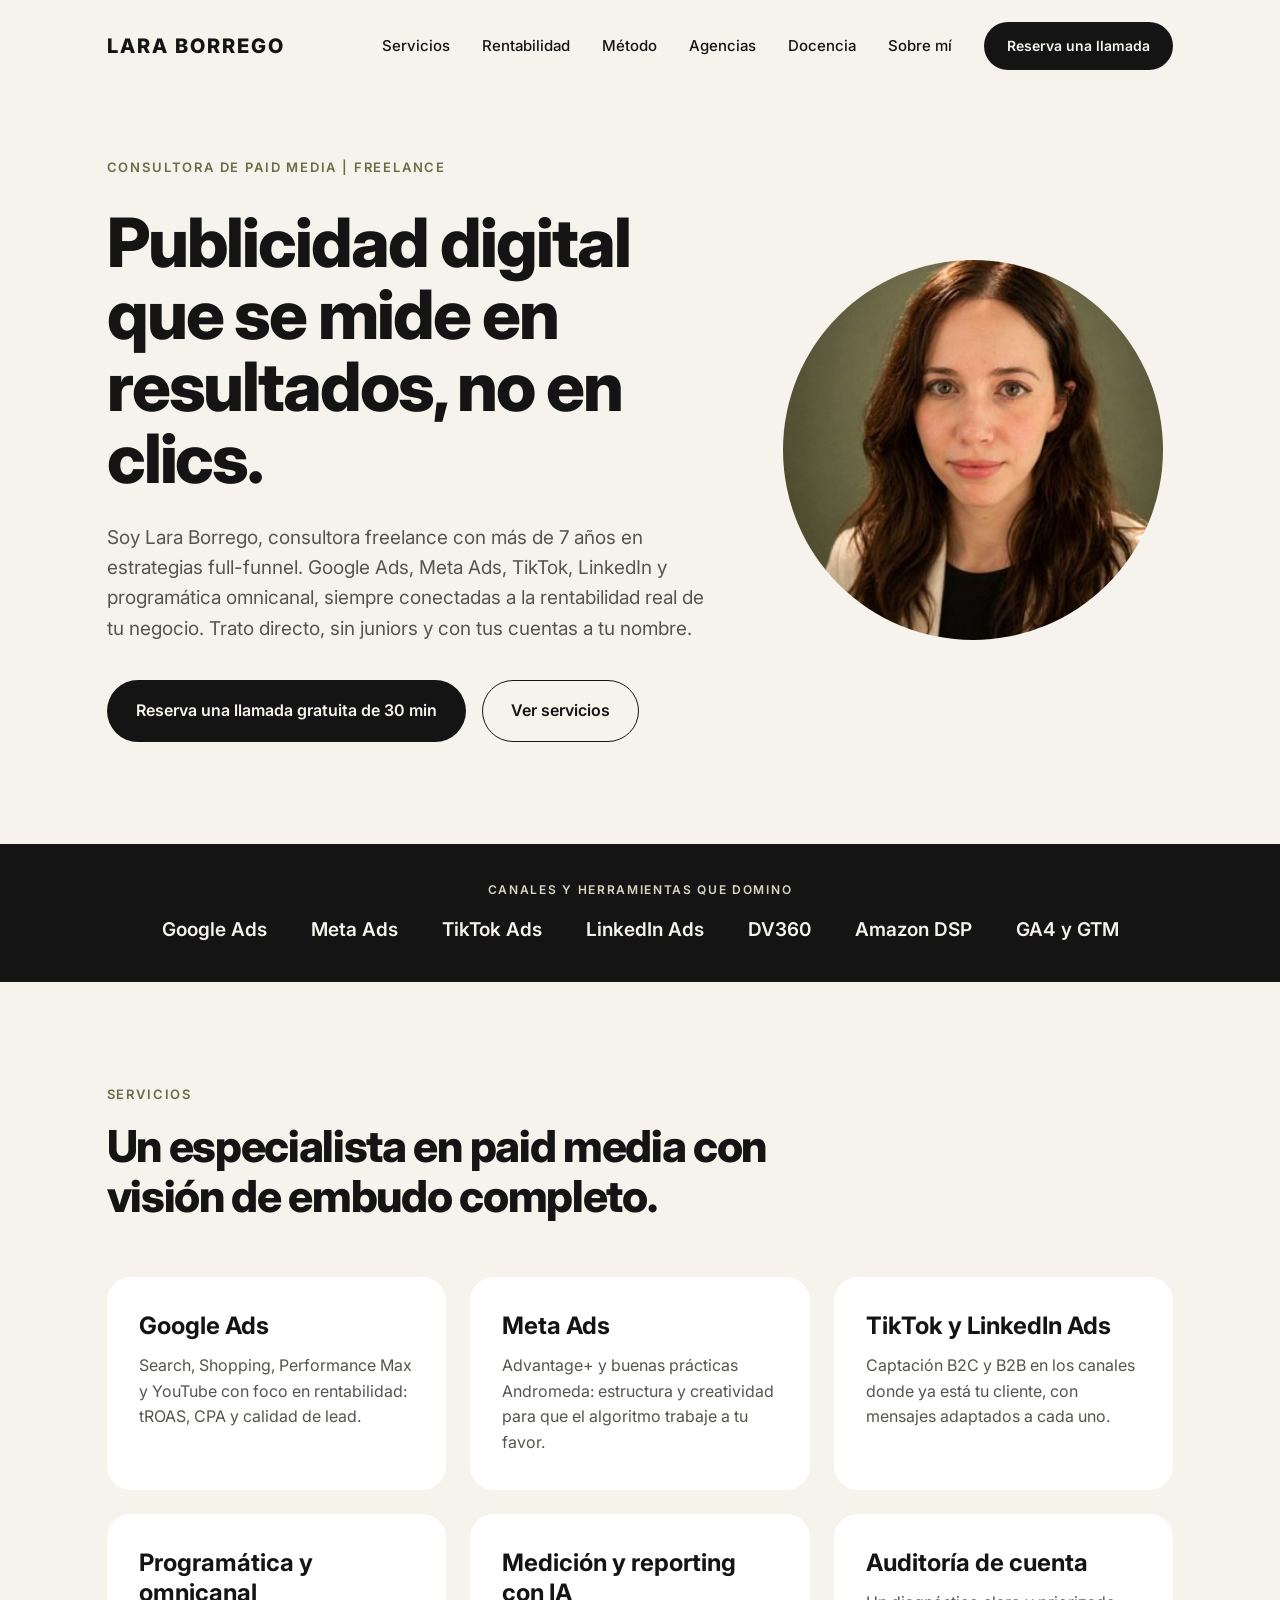
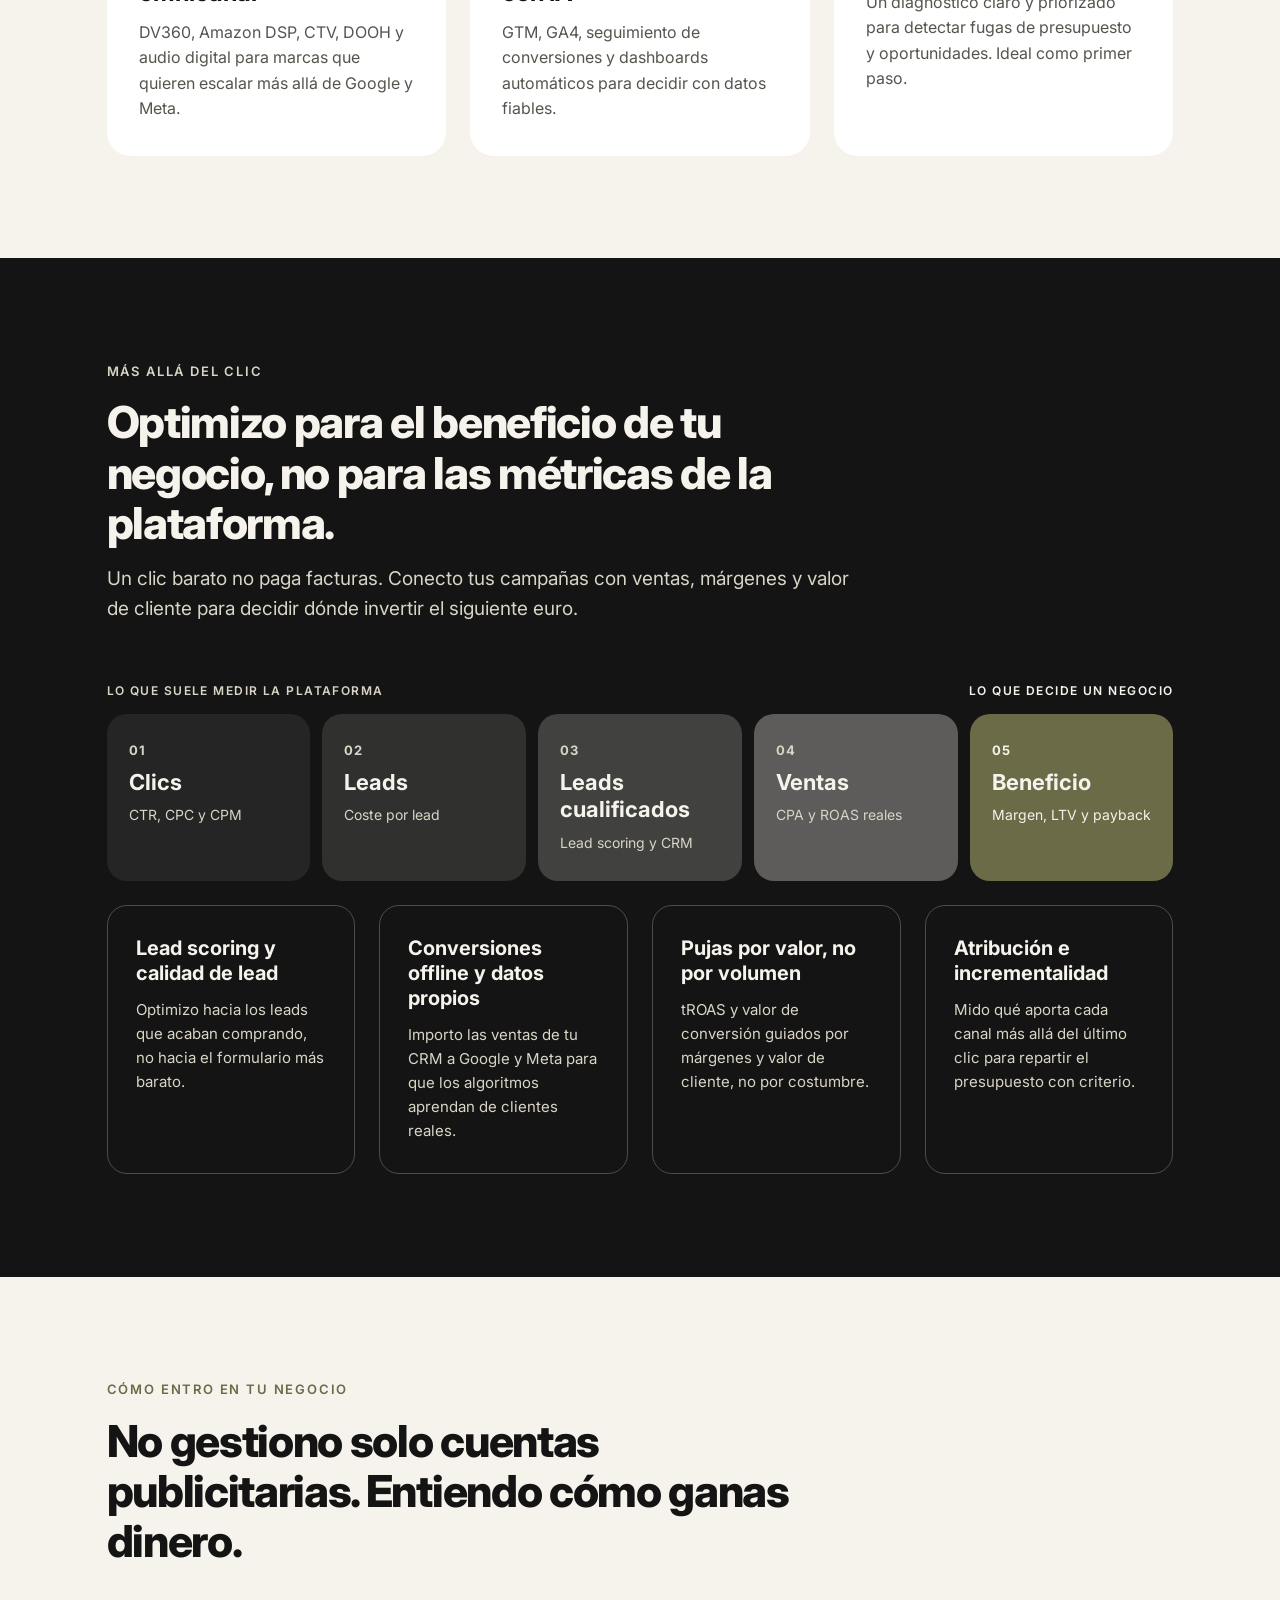
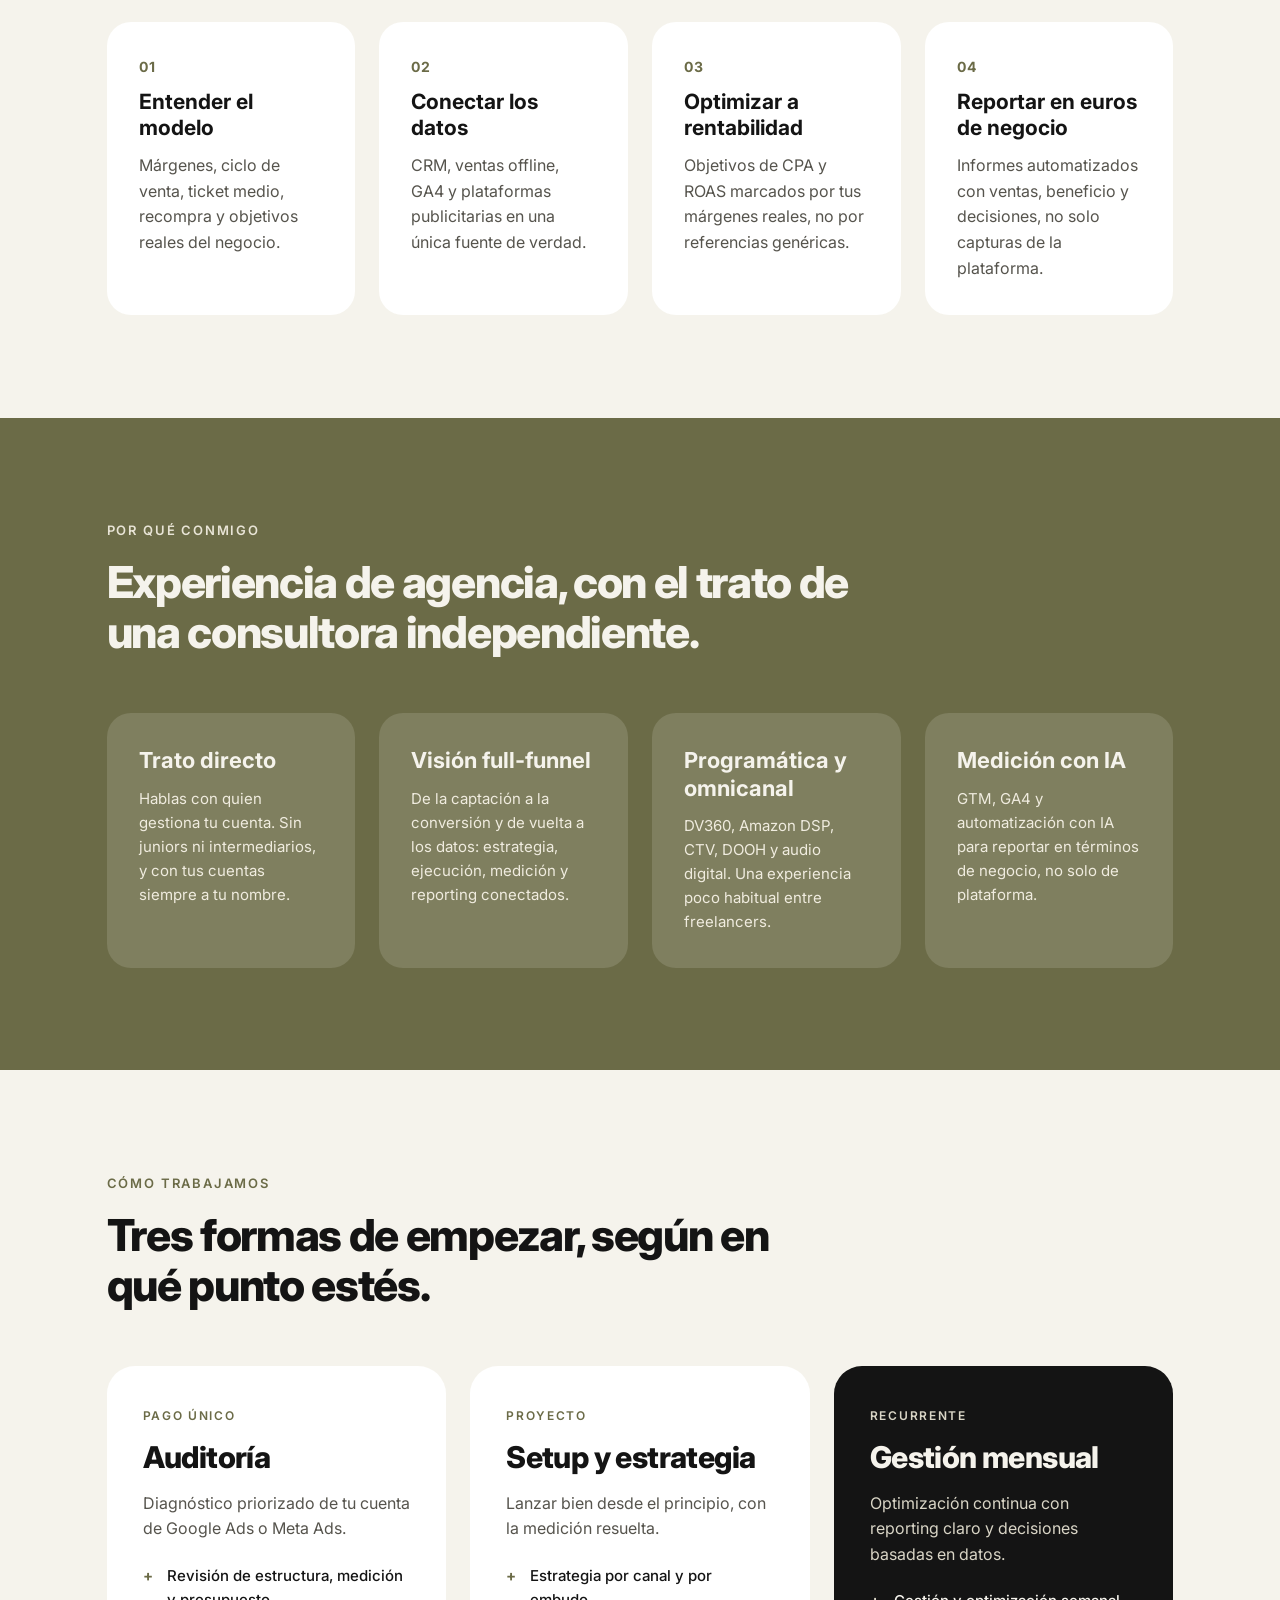
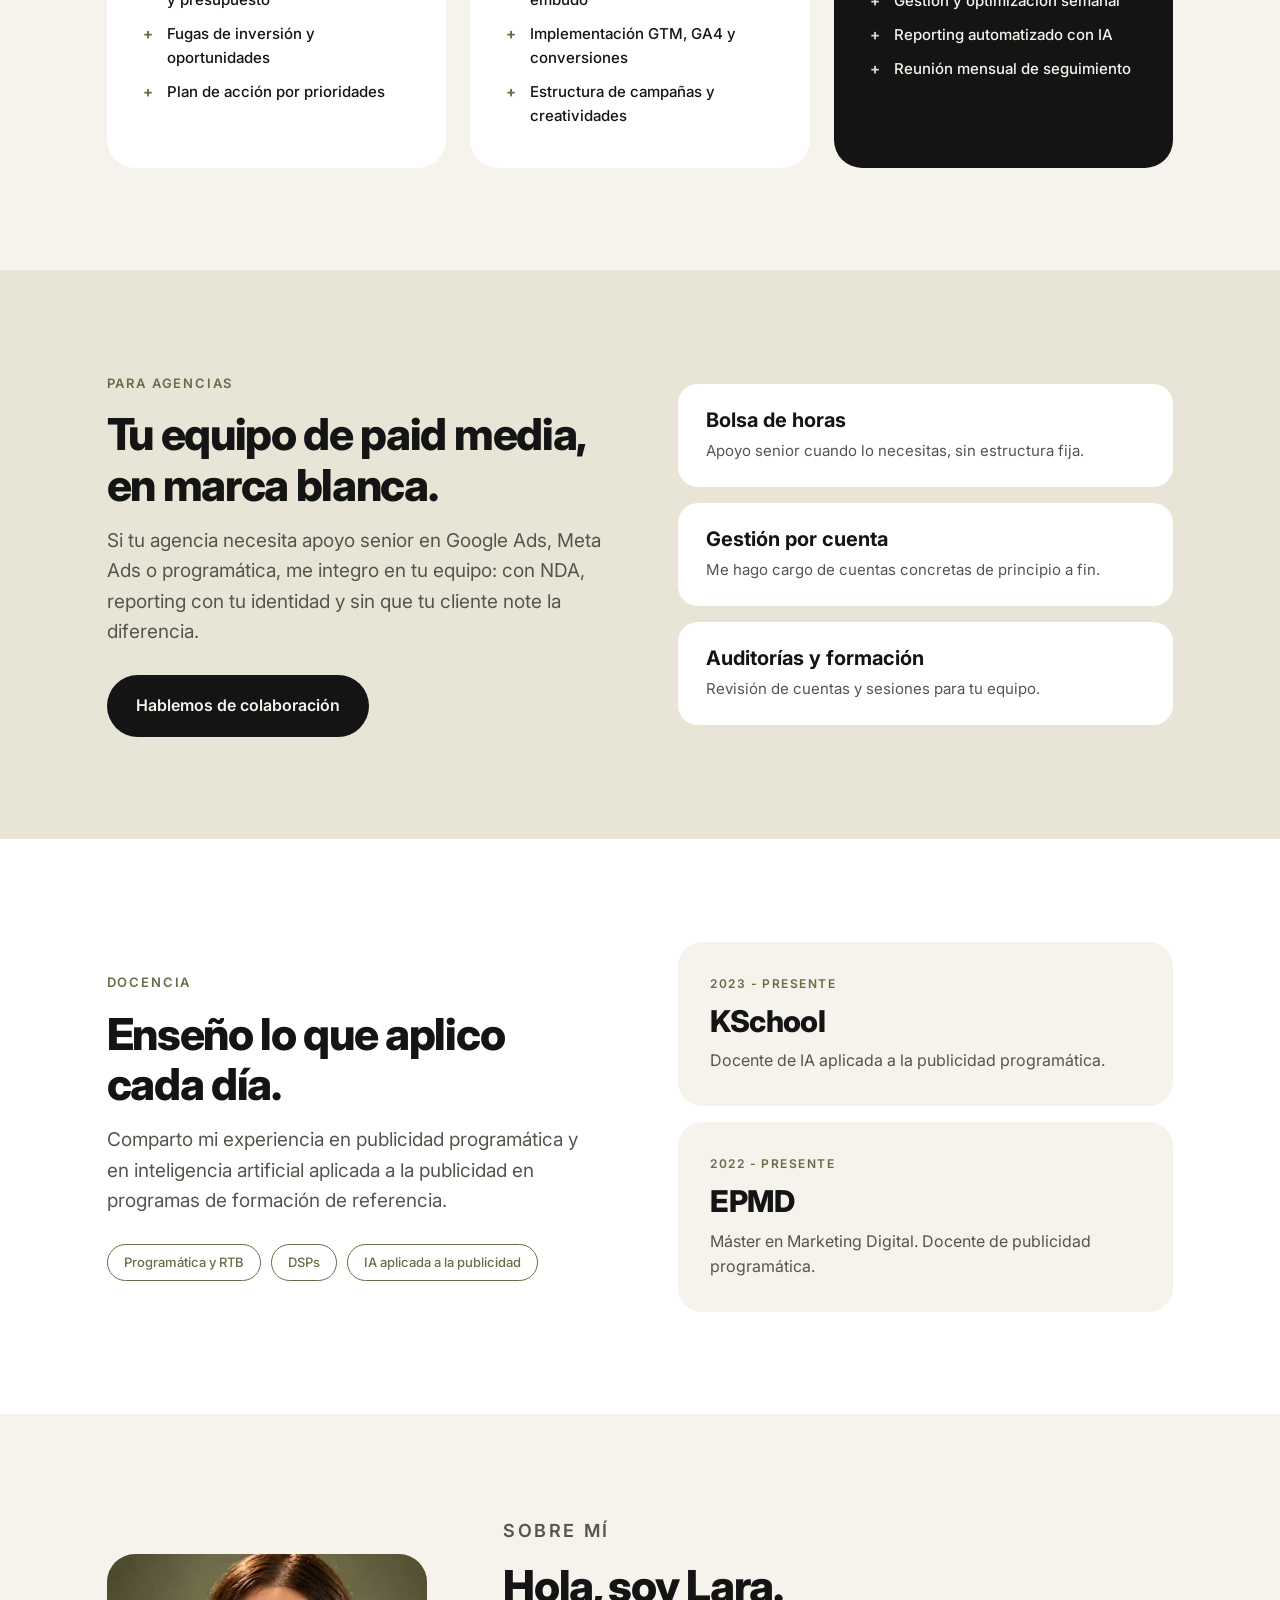
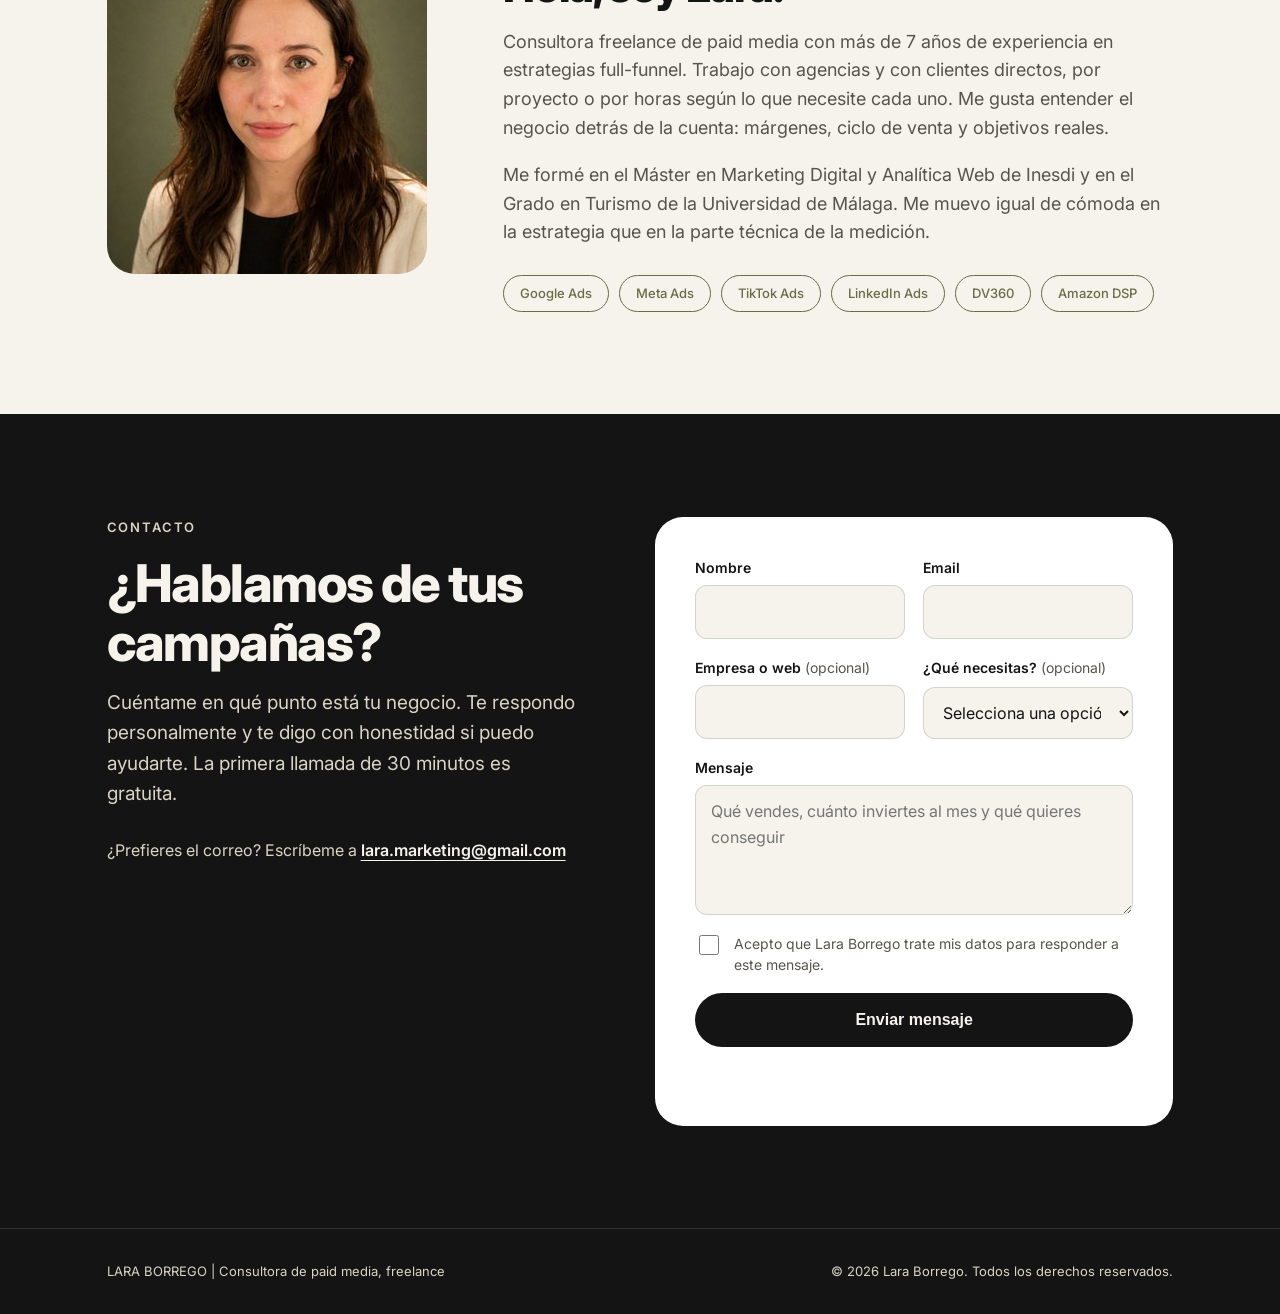
<file: index.html>
<!DOCTYPE html>
<html lang="es">
<head>
<meta charset="utf-8">
<meta name="viewport" content="width=device-width, initial-scale=1, viewport-fit=cover">
<title>Lara Borrego | Consultora de Paid Media freelance</title>
<meta name="description" content="Consultora freelance de paid media con más de 7 años de experiencia. Google Ads, Meta Ads, TikTok, LinkedIn y programática omnicanal, optimizadas a la rentabilidad real de tu negocio.">
<meta name="theme-color" content="#F5F3EC">
<meta property="og:title" content="Lara Borrego | Consultora de Paid Media freelance">
<meta property="og:description" content="Publicidad digital que se mide en resultados, no en clics. Google Ads, Meta Ads, TikTok, LinkedIn y programática omnicanal.">
<meta property="og:type" content="website">
<link rel="preconnect" href="https://fonts.googleapis.com">
<link rel="preconnect" href="https://fonts.gstatic.com" crossorigin>
<link href="https://fonts.googleapis.com/css2?family=Inter:wght@400;500;600;700;800&display=swap" rel="stylesheet">
<script type="application/ld+json">
{"@context":"https://schema.org","@type":"ProfessionalService","name":"Lara Borrego","description":"Consultora freelance de paid media: Google Ads, Meta Ads, TikTok Ads, LinkedIn Ads y programática omnicanal.","areaServed":"ES","serviceType":["Google Ads","Meta Ads","Programática","Medición y analítica","Auditoría de cuentas publicitarias"]}
</script>
<style>
:root {
  --bg: #F5F3EC;
  --surface: #FFFFFF;
  --surface-alt: #FFFFFF;
  --sand-bg: #E8E4D6;
  --text: #141414;
  --muted: #56544D;
  --accent: #6B6B47;
  --line: rgba(20,20,20,.14);
  --dark-bg: #141414;
  --dark-text: #F5F3EC;
  --dark-muted: #D9D5C6;
  --olive-bg: #6B6B47;
  --maxw: 1200px;
  --gutter: clamp(20px, 8.33vw, 120px);
  --section-y: clamp(64px, 8vw, 112px);
  box-sizing: border-box;
  padding-top: env(safe-area-inset-top, 0px);
  padding-bottom: env(safe-area-inset-bottom, 0px);
}
@media (prefers-color-scheme: dark) {
  :root:not([data-theme="light"]) {
    --bg: #171714;
    --surface: #23231F;
    --surface-alt: #1D1D1A;
    --sand-bg: #262620;
    --text: #F5F3EC;
    --muted: #BFBBAD;
    --accent: #BDBD93;
    --line: rgba(245,243,236,.18);
    --dark-bg: #0E0E0D;
  }
}
:root[data-theme="dark"] {
  --bg: #171714;
  --surface: #23231F;
  --surface-alt: #1D1D1A;
  --sand-bg: #262620;
  --text: #F5F3EC;
  --muted: #BFBBAD;
  --accent: #BDBD93;
  --line: rgba(245,243,236,.18);
  --dark-bg: #0E0E0D;
}
*, *::before, *::after { box-sizing: inherit; }
html { height: 100%; scroll-padding-top: calc(env(safe-area-inset-top, 0px) + 84px); }
@media (prefers-reduced-motion: no-preference) { html { scroll-behavior: smooth; } }
body {
  margin: 0; min-height: 100%;
  background: var(--bg); color: var(--text);
  font-family: "Inter", system-ui, -apple-system, "Segoe UI", Roboto, Helvetica, Arial, sans-serif;
  font-size: 16px; line-height: 1.6;
  -webkit-font-smoothing: antialiased;
}
img { max-width: 100%; display: block; }
a { color: inherit; }
:focus-visible { outline: 3px solid var(--accent); outline-offset: 3px; border-radius: 6px; }
.skip { position: absolute; left: -999px; top: 8px; background: var(--text); color: var(--bg); padding: 10px 16px; border-radius: 8px; z-index: 50; }
.skip:focus { left: 12px; }

.wrap { width: 100%; max-width: calc(var(--maxw) + var(--gutter) * 2); margin-inline: auto; padding-inline: var(--gutter); }
section { padding-block: var(--section-y); }
.eyebrow { margin: 0 0 16px; font-size: 13px; font-weight: 600; letter-spacing: .14em; text-transform: uppercase; color: var(--accent); }
h1, h2, h3, p { margin-top: 0; }
h1 { font-size: clamp(40px, 6.2vw, 68px); line-height: 1.06; font-weight: 800; letter-spacing: -.03em; margin-bottom: 28px; }
h2 { font-size: clamp(30px, 3.9vw, 44px); line-height: 1.14; font-weight: 800; letter-spacing: -.03em; margin-bottom: 16px; max-width: 22ch; }
h2.wide { max-width: 26ch; }
h3 { font-size: 22px; line-height: 1.25; font-weight: 700; margin-bottom: 12px; }
.lead { font-size: clamp(17px, 1.6vw, 19px); line-height: 1.6; color: var(--muted); max-width: 62ch; }
.section-head { margin-bottom: clamp(36px, 5vw, 56px); }

/* Botones */
.btn { display: inline-flex; align-items: center; justify-content: center; text-align: center; padding: 17px 28px; border-radius: 999px; font-weight: 600; font-size: 16px; text-decoration: none; border: 1.5px solid transparent; cursor: pointer; transition: transform .15s ease; }
.btn:active { transform: scale(.98); }
.btn-primary { background: var(--text); color: var(--bg); }
.btn-outline { border-color: var(--text); color: var(--text); }
.btn-light { background: var(--dark-text); color: #141414; }
.btn-outline-light { border-color: var(--dark-text); color: var(--dark-text); }
.btn-row { display: flex; flex-wrap: wrap; gap: 16px; }

/* Header */
header.site { position: sticky; top: env(safe-area-inset-top, 0px); z-index: 20; background: var(--bg); border-bottom: 1px solid transparent; }
.nav { display: flex; align-items: center; justify-content: space-between; padding-block: 22px; gap: 24px; }
.logo { font-weight: 800; font-size: 20px; letter-spacing: .1em; text-decoration: none; }
.nav ul { display: flex; align-items: center; gap: 32px; list-style: none; margin: 0; padding: 0; }
.nav a.link { text-decoration: none; font-size: 15px; font-weight: 500; }
.nav a.link:hover { text-decoration: underline; text-underline-offset: 6px; }
.nav .btn { padding: 12px 22px; font-size: 14px; }
.menu-btn { display: none; background: none; border: 1.5px solid var(--text); color: var(--text); border-radius: 999px; padding: 9px 18px; font: inherit; font-weight: 600; font-size: 14px; cursor: pointer; }
@media (max-width: 1040px) {
  .menu-btn { display: inline-block; }
  .nav ul { display: none; position: absolute; left: 0; right: 0; top: 100%; flex-direction: column; align-items: flex-start; gap: 18px; padding: 24px var(--gutter) 32px; background: var(--bg); border-bottom: 1px solid var(--line); }
  .nav ul.open { display: flex; }
  .nav a.link { font-size: 18px; }
}

/* Hero */
.hero { padding-top: clamp(32px, 5vw, 64px); padding-bottom: var(--section-y); }
.hero-grid { display: grid; grid-template-columns: minmax(0, 1.5fr) minmax(0, 1fr); gap: clamp(32px, 5vw, 64px); align-items: center; }
.hero .eyebrow { margin-bottom: 28px; }
.hero .lead { margin-bottom: 36px; }
.hero-photo { justify-self: center; width: min(100%, 380px); height: auto; aspect-ratio: 1; border-radius: 50%; object-fit: cover; background: var(--accent); }
@media (max-width: 860px) {
  .hero-grid { grid-template-columns: 1fr; }
  .hero-photo { order: -1; width: min(72%, 280px); justify-self: start; }
}

/* Banda de canales */
.band { background: var(--dark-bg); color: var(--dark-text); padding-block: 36px; text-align: center; }
.band p { margin: 0 0 16px; font-size: 12px; letter-spacing: .14em; font-weight: 600; text-transform: uppercase; color: var(--dark-muted); }
.band ul { list-style: none; margin: 0; padding: 0; display: flex; flex-wrap: wrap; justify-content: center; gap: 12px 44px; }
.band li { font-size: 19px; font-weight: 600; }

/* Tarjetas */
.grid { display: grid; gap: 24px; }
.grid-3 { grid-template-columns: repeat(3, minmax(0, 1fr)); }
.grid-4 { grid-template-columns: repeat(4, minmax(0, 1fr)); }
@media (max-width: 1040px) { .grid-4 { grid-template-columns: repeat(2, minmax(0, 1fr)); } }
@media (max-width: 900px) { .grid-3 { grid-template-columns: repeat(2, minmax(0, 1fr)); } }
@media (max-width: 620px) { .grid-3, .grid-4 { grid-template-columns: 1fr; } }
.card { background: var(--surface); border-radius: 24px; padding: 34px 32px; }
.card h3 { font-size: 24px; }
.card p:last-child { margin-bottom: 0; }
.card p { color: var(--muted); font-size: 16px; line-height: 1.6; }

/* Rentabilidad (oscura) */
.dark { background: var(--dark-bg); color: var(--dark-text); }
.dark .eyebrow { color: var(--dark-muted); }
.dark .lead { color: var(--dark-muted); }
.chain-labels { display: flex; justify-content: space-between; gap: 16px; margin-bottom: 14px; font-size: 12px; font-weight: 600; letter-spacing: .12em; text-transform: uppercase; }
.chain-labels span:first-child { color: var(--dark-muted); }
.chain { display: grid; grid-template-columns: repeat(5, minmax(0, 1fr)); gap: 12px; list-style: none; margin: 0 0 24px; padding: 0; }
.chain li { border-radius: 20px; padding: 26px 22px; }
.chain .n { display: block; font-size: 13px; font-weight: 700; letter-spacing: .08em; color: var(--dark-muted); margin-bottom: 8px; }
.chain strong { display: block; font-size: 22px; line-height: 1.25; font-weight: 700; margin-bottom: 6px; }
.chain span.s { font-size: 14px; color: var(--dark-muted); }
.chain li:nth-child(1) { background: rgba(245,243,236,.08); }
.chain li:nth-child(2) { background: rgba(245,243,236,.12); }
.chain li:nth-child(3) { background: rgba(245,243,236,.2); }
.chain li:nth-child(4) { background: rgba(245,243,236,.32); }
.chain li:nth-child(5) { background: var(--olive-bg); }
.chain li:nth-child(5) .n, .chain li:nth-child(5) span.s { color: #F5F3EC; }
@media (max-width: 1040px) { .chain { grid-template-columns: repeat(2, minmax(0, 1fr)); } .chain li:last-child { grid-column: 1 / -1; } }
@media (max-width: 620px) { .chain { grid-template-columns: 1fr; } .chain-labels { flex-direction: column; gap: 6px; } }
.outline-card { border: 1px solid rgba(245,243,236,.25); border-radius: 20px; padding: 30px 28px; }
.outline-card h3 { font-size: 20px; }
.outline-card p { margin: 0; color: var(--dark-muted); font-size: 15px; line-height: 1.6; }

/* Pasos (secuencia real) */
.step .num { display: block; font-size: 14px; font-weight: 700; letter-spacing: .08em; color: var(--accent); margin-bottom: 10px; }
.step h3 { font-size: 21px; }

/* Por qué conmigo (oliva) */
.olive { background: var(--olive-bg); color: #F5F3EC; }
.olive .eyebrow { color: #E8E4D6; }
.olive .card { background: rgba(245,243,236,.14); }
.olive .card h3 { color: #F5F3EC; font-size: 22px; }
.olive .card p { color: #F0ECDF; font-size: 15px; }

/* Cómo trabajamos */
.pack { display: flex; flex-direction: column; padding: 40px 36px; border-radius: 28px; background: var(--surface); }
.pack .tag { font-size: 12px; font-weight: 600; letter-spacing: .14em; text-transform: uppercase; color: var(--accent); margin-bottom: 14px; }
.pack h3 { font-size: 30px; font-weight: 800; letter-spacing: -.02em; margin-bottom: 14px; }
.pack > p { color: var(--muted); margin-bottom: 22px; }
.pack ul { list-style: none; margin: 0; padding: 0; display: grid; gap: 10px; font-size: 15px; font-weight: 500; }
.pack li { padding-left: 24px; position: relative; }
.pack li::before { content: "+"; position: absolute; left: 0; font-weight: 700; color: var(--accent); }
.pack.featured { background: var(--dark-bg); color: var(--dark-text); }
.pack.featured .tag, .pack.featured li::before { color: var(--dark-muted); }
.pack.featured > p { color: var(--dark-muted); }

/* Agencias */
.sand { background: var(--sand-bg); }
.split { display: grid; grid-template-columns: minmax(0, 1fr) minmax(0, 1fr); gap: clamp(32px, 6vw, 80px); align-items: center; }
@media (max-width: 860px) { .split { grid-template-columns: 1fr; } }
.stack { display: grid; gap: 16px; }
.mini { background: var(--surface); border-radius: 20px; padding: 24px 28px; }
.mini h3 { font-size: 20px; margin-bottom: 6px; }
.mini p { margin: 0; color: var(--muted); font-size: 15px; }

/* Docencia y sobre mí */
.white { background: var(--surface-alt); }
.pills { list-style: none; margin: 28px 0 0; padding: 0; display: flex; flex-wrap: wrap; gap: 10px; }
.pills li { border: 1px solid var(--accent); color: var(--accent); border-radius: 999px; padding: 7px 16px; font-size: 13px; font-weight: 500; }
.program { background: var(--bg); border-radius: 24px; padding: 32px; }
.program .when { font-size: 12px; font-weight: 600; letter-spacing: .12em; text-transform: uppercase; color: var(--accent); margin: 0 0 10px; }
.program h3 { font-size: 30px; font-weight: 800; letter-spacing: -.02em; margin-bottom: 8px; }
.program p:last-child { margin: 0; color: var(--muted); }
.about-photo { width: min(100%, 340px); height: auto; aspect-ratio: 1; border-radius: 28px; object-fit: cover; background: var(--accent); }
.about { display: grid; grid-template-columns: auto minmax(0, 1fr); gap: clamp(32px, 6vw, 80px); align-items: center; }
@media (max-width: 860px) { .about { grid-template-columns: 1fr; } .about-photo { width: min(100%, 280px); } }
.about p { color: var(--muted); font-size: 18px; line-height: 1.6; max-width: 62ch; }

/* Contacto y footer */
.contact-grid { display: grid; grid-template-columns: minmax(0, 1fr) minmax(0, 1.1fr); gap: clamp(32px, 6vw, 80px); align-items: start; }
@media (max-width: 900px) { .contact-grid { grid-template-columns: 1fr; } }
.contact h2 { font-size: clamp(34px, 5vw, 52px); max-width: 16ch; }
.contact .alt { margin-top: 28px; color: var(--dark-muted); font-size: 16px; }
.contact .alt a { color: var(--dark-text); font-weight: 600; text-underline-offset: 4px; }
.form { background: var(--surface); color: var(--text); border-radius: 28px; padding: clamp(24px, 4vw, 40px); display: grid; gap: 18px; }
.form .row { display: grid; grid-template-columns: 1fr 1fr; gap: 18px; }
@media (max-width: 620px) { .form .row { grid-template-columns: 1fr; } }
.field { display: grid; gap: 6px; }
.field label { font-size: 14px; font-weight: 600; }
.field .opt { font-weight: 400; color: var(--muted); }
.field input, .field select, .field textarea { width: 100%; font: inherit; font-size: 16px; color: var(--text); background: var(--bg); border: 1.5px solid var(--line); border-radius: 12px; padding: 13px 15px; }
.field textarea { min-height: 130px; resize: vertical; }
.field input:focus-visible, .field select:focus-visible, .field textarea:focus-visible { outline: 3px solid var(--accent); outline-offset: 1px; }
.check { display: flex; gap: 12px; align-items: flex-start; font-size: 14px; color: var(--muted); line-height: 1.5; }
.check input { width: 20px; height: 20px; margin-top: 2px; flex: none; accent-color: var(--accent); }
.hp { position: absolute; left: -9999px; width: 1px; height: 1px; overflow: hidden; }
.form .btn { width: 100%; }
.form .btn[disabled] { opacity: .6; cursor: progress; }
.status { margin: 0; font-size: 15px; font-weight: 500; min-height: 1.4em; }
.status.ok { color: var(--accent); }
.status.err { color: #B3261E; }
:root[data-theme="dark"] .status.err { color: #FF8A80; }
@media (prefers-color-scheme: dark) { :root:not([data-theme="light"]) .status.err { color: #FF8A80; } }
footer.site { background: var(--dark-bg); color: var(--dark-muted); padding-block: 32px; border-top: 1px solid rgba(245,243,236,.12); font-size: 13px; }
footer.site .wrap { display: flex; flex-wrap: wrap; justify-content: space-between; gap: 8px 24px; }
</style>
</head>
<body>
<a class="skip" href="#main">Saltar al contenido</a>

<header class="site">
  <div class="wrap nav">
    <a class="logo" href="#inicio" aria-label="Lara Borrego, inicio">LARA BORREGO</a>
    <button class="menu-btn" type="button" aria-expanded="false" aria-controls="menu">Menú</button>
    <ul id="menu">
      <li><a class="link" href="#servicios">Servicios</a></li>
      <li><a class="link" href="#rentabilidad">Rentabilidad</a></li>
      <li><a class="link" href="#metodo">Método</a></li>
      <li><a class="link" href="#agencias">Agencias</a></li>
      <li><a class="link" href="#docencia">Docencia</a></li>
      <li><a class="link" href="#sobre-mi">Sobre mí</a></li>
      <li><a class="btn btn-primary" href="#contacto">Reserva una llamada</a></li>
    </ul>
  </div>
</header>

<main id="main">
  <section class="hero" id="inicio">
    <div class="wrap hero-grid">
      <div>
        <p class="eyebrow">Consultora de paid media | Freelance</p>
        <h1>Publicidad digital que se mide en resultados, no en clics.</h1>
        <p class="lead">Soy Lara Borrego, consultora freelance con más de 7 años en estrategias full-funnel. Google Ads, Meta Ads, TikTok, LinkedIn y programática omnicanal, siempre conectadas a la rentabilidad real de tu negocio. Trato directo, sin juniors y con tus cuentas a tu nombre.</p>
        <div class="btn-row">
          <a class="btn btn-primary" href="#contacto">Reserva una llamada gratuita de 30 min</a>
          <a class="btn btn-outline" href="#servicios">Ver servicios</a>
        </div>
      </div>
      <img class="hero-photo" src="[data-uri]" width="320" height="320" alt="Lara Borrego, consultora de paid media freelance">
    </div>
  </section>

  <div class="band" aria-label="Canales y herramientas que domino">
    <div class="wrap">
      <p>Canales y herramientas que domino</p>
      <ul>
        <li>Google Ads</li><li>Meta Ads</li><li>TikTok Ads</li><li>LinkedIn Ads</li><li>DV360</li><li>Amazon DSP</li><li>GA4 y GTM</li>
      </ul>
    </div>
  </div>

  <section id="servicios">
    <div class="wrap">
      <div class="section-head">
        <p class="eyebrow">Servicios</p>
        <h2 class="wide">Un especialista en paid media con visión de embudo completo.</h2>
      </div>
      <div class="grid grid-3">
        <article class="card"><h3>Google Ads</h3><p>Search, Shopping, Performance Max y YouTube con foco en rentabilidad: tROAS, CPA y calidad de lead.</p></article>
        <article class="card"><h3>Meta Ads</h3><p>Advantage+ y buenas prácticas Andromeda: estructura y creatividad para que el algoritmo trabaje a tu favor.</p></article>
        <article class="card"><h3>TikTok y LinkedIn Ads</h3><p>Captación B2C y B2B en los canales donde ya está tu cliente, con mensajes adaptados a cada uno.</p></article>
        <article class="card"><h3>Programática y omnicanal</h3><p>DV360, Amazon DSP, CTV, DOOH y audio digital para marcas que quieren escalar más allá de Google y Meta.</p></article>
        <article class="card"><h3>Medición y reporting con IA</h3><p>GTM, GA4, seguimiento de conversiones y dashboards automáticos para decidir con datos fiables.</p></article>
        <article class="card"><h3>Auditoría de cuenta</h3><p>Un diagnóstico claro y priorizado para detectar fugas de presupuesto y oportunidades. Ideal como primer paso.</p></article>
      </div>
    </div>
  </section>

  <section class="dark" id="rentabilidad">
    <div class="wrap">
      <div class="section-head">
        <p class="eyebrow">Más allá del clic</p>
        <h2 class="wide" style="max-width:26ch">Optimizo para el beneficio de tu negocio, no para las métricas de la plataforma.</h2>
        <p class="lead">Un clic barato no paga facturas. Conecto tus campañas con ventas, márgenes y valor de cliente para decidir dónde invertir el siguiente euro.</p>
      </div>
      <div class="chain-labels"><span>Lo que suele medir la plataforma</span><span>Lo que decide un negocio</span></div>
      <ol class="chain">
        <li><span class="n">01</span><strong>Clics</strong><span class="s">CTR, CPC y CPM</span></li>
        <li><span class="n">02</span><strong>Leads</strong><span class="s">Coste por lead</span></li>
        <li><span class="n">03</span><strong>Leads cualificados</strong><span class="s">Lead scoring y CRM</span></li>
        <li><span class="n">04</span><strong>Ventas</strong><span class="s">CPA y ROAS reales</span></li>
        <li><span class="n">05</span><strong>Beneficio</strong><span class="s">Margen, LTV y payback</span></li>
      </ol>
      <div class="grid grid-4">
        <article class="outline-card"><h3>Lead scoring y calidad de lead</h3><p>Optimizo hacia los leads que acaban comprando, no hacia el formulario más barato.</p></article>
        <article class="outline-card"><h3>Conversiones offline y datos propios</h3><p>Importo las ventas de tu CRM a Google y Meta para que los algoritmos aprendan de clientes reales.</p></article>
        <article class="outline-card"><h3>Pujas por valor, no por volumen</h3><p>tROAS y valor de conversión guiados por márgenes y valor de cliente, no por costumbre.</p></article>
        <article class="outline-card"><h3>Atribución e incrementalidad</h3><p>Mido qué aporta cada canal más allá del último clic para repartir el presupuesto con criterio.</p></article>
      </div>
    </div>
  </section>

  <section id="negocio">
    <div class="wrap">
      <div class="section-head">
        <p class="eyebrow">Cómo entro en tu negocio</p>
        <h2 class="wide" style="max-width:24ch">No gestiono solo cuentas publicitarias. Entiendo cómo ganas dinero.</h2>
      </div>
      <ol class="grid grid-4" style="list-style:none;margin:0;padding:0">
        <li class="card step"><span class="num">01</span><h3>Entender el modelo</h3><p>Márgenes, ciclo de venta, ticket medio, recompra y objetivos reales del negocio.</p></li>
        <li class="card step"><span class="num">02</span><h3>Conectar los datos</h3><p>CRM, ventas offline, GA4 y plataformas publicitarias en una única fuente de verdad.</p></li>
        <li class="card step"><span class="num">03</span><h3>Optimizar a rentabilidad</h3><p>Objetivos de CPA y ROAS marcados por tus márgenes reales, no por referencias genéricas.</p></li>
        <li class="card step"><span class="num">04</span><h3>Reportar en euros de negocio</h3><p>Informes automatizados con ventas, beneficio y decisiones, no solo capturas de la plataforma.</p></li>
      </ol>
    </div>
  </section>

  <section class="olive" id="por-que">
    <div class="wrap">
      <div class="section-head">
        <p class="eyebrow">Por qué conmigo</p>
        <h2 class="wide" style="max-width:28ch">Experiencia de agencia, con el trato de una consultora independiente.</h2>
      </div>
      <div class="grid grid-4">
        <article class="card"><h3>Trato directo</h3><p>Hablas con quien gestiona tu cuenta. Sin juniors ni intermediarios, y con tus cuentas siempre a tu nombre.</p></article>
        <article class="card"><h3>Visión full-funnel</h3><p>De la captación a la conversión y de vuelta a los datos: estrategia, ejecución, medición y reporting conectados.</p></article>
        <article class="card"><h3>Programática y omnicanal</h3><p>DV360, Amazon DSP, CTV, DOOH y audio digital. Una experiencia poco habitual entre freelancers.</p></article>
        <article class="card"><h3>Medición con IA</h3><p>GTM, GA4 y automatización con IA para reportar en términos de negocio, no solo de plataforma.</p></article>
      </div>
    </div>
  </section>

  <section id="metodo">
    <div class="wrap">
      <div class="section-head">
        <p class="eyebrow">Cómo trabajamos</p>
        <h2 class="wide" style="max-width:24ch">Tres formas de empezar, según en qué punto estés.</h2>
      </div>
      <div class="grid grid-3">
        <article class="pack">
          <p class="tag">Pago único</p>
          <h3>Auditoría</h3>
          <p>Diagnóstico priorizado de tu cuenta de Google Ads o Meta Ads.</p>
          <ul><li>Revisión de estructura, medición y presupuesto</li><li>Fugas de inversión y oportunidades</li><li>Plan de acción por prioridades</li></ul>
        </article>
        <article class="pack">
          <p class="tag">Proyecto</p>
          <h3>Setup y estrategia</h3>
          <p>Lanzar bien desde el principio, con la medición resuelta.</p>
          <ul><li>Estrategia por canal y por embudo</li><li>Implementación GTM, GA4 y conversiones</li><li>Estructura de campañas y creatividades</li></ul>
        </article>
        <article class="pack featured">
          <p class="tag">Recurrente</p>
          <h3>Gestión mensual</h3>
          <p>Optimización continua con reporting claro y decisiones basadas en datos.</p>
          <ul><li>Gestión y optimización semanal</li><li>Reporting automatizado con IA</li><li>Reunión mensual de seguimiento</li></ul>
        </article>
      </div>
    </div>
  </section>

  <section class="sand" id="agencias">
    <div class="wrap split">
      <div>
        <p class="eyebrow">Para agencias</p>
        <h2>Tu equipo de paid media, en marca blanca.</h2>
        <p class="lead" style="margin-bottom:28px">Si tu agencia necesita apoyo senior en Google Ads, Meta Ads o programática, me integro en tu equipo: con NDA, reporting con tu identidad y sin que tu cliente note la diferencia.</p>
        <a class="btn btn-primary" href="mailto:lara.marketing@gmail.com?subject=Colaboraci%C3%B3n%20con%20agencia">Hablemos de colaboración</a>
      </div>
      <div class="stack">
        <div class="mini"><h3>Bolsa de horas</h3><p>Apoyo senior cuando lo necesitas, sin estructura fija.</p></div>
        <div class="mini"><h3>Gestión por cuenta</h3><p>Me hago cargo de cuentas concretas de principio a fin.</p></div>
        <div class="mini"><h3>Auditorías y formación</h3><p>Revisión de cuentas y sesiones para tu equipo.</p></div>
      </div>
    </div>
  </section>

  <section class="white" id="docencia">
    <div class="wrap split">
      <div>
        <p class="eyebrow">Docencia</p>
        <h2>Enseño lo que aplico cada día.</h2>
        <p class="lead">Comparto mi experiencia en publicidad programática y en inteligencia artificial aplicada a la publicidad en programas de formación de referencia.</p>
        <ul class="pills"><li>Programática y RTB</li><li>DSPs</li><li>IA aplicada a la publicidad</li></ul>
      </div>
      <div class="stack">
        <article class="program"><p class="when">2023 - presente</p><h3>KSchool</h3><p>Docente de IA aplicada a la publicidad programática.</p></article>
        <article class="program"><p class="when">2022 - presente</p><h3>EPMD</h3><p>Máster en Marketing Digital. Docente de publicidad programática.</p></article>
      </div>
    </div>
  </section>

  <section id="sobre-mi">
    <div class="wrap about">
      <img class="about-photo" src="[data-uri]" width="320" height="320" alt="Retrato de Lara Borrego" loading="lazy">
      <div>
        <p class="eyebrow">Sobre mí</p>
        <h2>Hola, soy Lara.</h2>
        <p>Consultora freelance de paid media con más de 7 años de experiencia en estrategias full-funnel. Trabajo con agencias y con clientes directos, por proyecto o por horas según lo que necesite cada uno. Me gusta entender el negocio detrás de la cuenta: márgenes, ciclo de venta y objetivos reales.</p>
        <p>Me formé en el Máster en Marketing Digital y Analítica Web de Inesdi y en el Grado en Turismo de la Universidad de Málaga. Me muevo igual de cómoda en la estrategia que en la parte técnica de la medición.</p>
        <ul class="pills"><li>Google Ads</li><li>Meta Ads</li><li>TikTok Ads</li><li>LinkedIn Ads</li><li>DV360</li><li>Amazon DSP</li></ul>
      </div>
    </div>
  </section>

  <section class="dark contact" id="contacto">
    <div class="wrap contact-grid">
      <div>
        <p class="eyebrow">Contacto</p>
        <h2>¿Hablamos de tus campañas?</h2>
        <p class="lead">Cuéntame en qué punto está tu negocio. Te respondo personalmente y te digo con honestidad si puedo ayudarte. La primera llamada de 30 minutos es gratuita.</p>
        <p class="alt">¿Prefieres el correo? Escríbeme a <a href="mailto:lara.marketing@gmail.com">lara.marketing@gmail.com</a></p>
      </div>
      <form class="form" id="contact-form" novalidate>
        <div class="row">
          <div class="field">
            <label for="f-nombre">Nombre</label>
            <input id="f-nombre" name="nombre" type="text" autocomplete="name" required minlength="2" maxlength="120">
          </div>
          <div class="field">
            <label for="f-email">Email</label>
            <input id="f-email" name="email" type="email" autocomplete="email" required maxlength="254">
          </div>
        </div>
        <div class="row">
          <div class="field">
            <label for="f-empresa">Empresa o web <span class="opt">(opcional)</span></label>
            <input id="f-empresa" name="empresa" type="text" autocomplete="organization" maxlength="160">
          </div>
          <div class="field">
            <label for="f-servicio">¿Qué necesitas? <span class="opt">(opcional)</span></label>
            <select id="f-servicio" name="servicio">
              <option value="">Selecciona una opción</option>
              <option value="auditoria">Auditoría de cuenta</option>
              <option value="setup">Setup y estrategia</option>
              <option value="gestion">Gestión mensual</option>
              <option value="agencia">Colaboración como agencia</option>
              <option value="formacion">Formación</option>
              <option value="otro">Otro</option>
            </select>
          </div>
        </div>
        <div class="field">
          <label for="f-mensaje">Mensaje</label>
          <textarea id="f-mensaje" name="mensaje" required minlength="10" maxlength="4000" placeholder="Qué vendes, cuánto inviertes al mes y qué quieres conseguir"></textarea>
        </div>
        <div class="hp" aria-hidden="true">
          <label>No rellenar este campo <input type="text" name="sitio_web" tabindex="-1" autocomplete="off"></label>
        </div>
        <label class="check">
          <input type="checkbox" name="acepta_privacidad" required>
          <!-- TODO: enlazar aquí la política de privacidad cuando esté publicada -->
          <span>Acepto que Lara Borrego trate mis datos para responder a este mensaje.</span>
        </label>
        <button class="btn btn-primary" type="submit">Enviar mensaje</button>
        <p class="status" id="form-status" role="status" aria-live="polite"></p>
      </form>
    </div>
  </section>
</main>

<footer class="site">
  <div class="wrap">
    <span>LARA BORREGO | Consultora de paid media, freelance</span>
    <span>© 2026 Lara Borrego. Todos los derechos reservados.</span>
  </div>
</footer>

<script>
(function () {
  var btn = document.querySelector('.menu-btn');
  var menu = document.getElementById('menu');
  if (!btn || !menu) return;
  btn.addEventListener('click', function () {
    var open = menu.classList.toggle('open');
    btn.setAttribute('aria-expanded', open ? 'true' : 'false');
  });
  menu.addEventListener('click', function (e) {
    if (e.target.tagName === 'A') { menu.classList.remove('open'); btn.setAttribute('aria-expanded', 'false'); }
  });
})();

(function () {
  // Conexión con Supabase. La clave publishable es pública por diseño: la seguridad la da RLS en la tabla.
  var SUPABASE_URL = 'https://qtwlhpimrozszlawbxcr.supabase.co';
  var SUPABASE_KEY = 'sb_publishable_LGb_ZXwGOj4ZGOzGn4GwTA_fcEPulYh';
  var EMAIL_FALLBACK = 'lara.marketing@gmail.com';

  var form = document.getElementById('contact-form');
  var status = document.getElementById('form-status');
  if (!form) return;
  var btn = form.querySelector('button[type="submit"]');

  function say(msg, kind) { status.textContent = msg; status.className = 'status ' + (kind || ''); }

  form.addEventListener('submit', function (e) {
    e.preventDefault();
    if (form.elements.sitio_web && form.elements.sitio_web.value) { say('Mensaje enviado. Gracias, te respondo pronto.', 'ok'); form.reset(); return; }
    if (!form.checkValidity()) {
      form.reportValidity();
      say('Revisa los campos marcados: nombre, email, mensaje (mínimo 10 caracteres) y la casilla de privacidad.', 'err');
      return;
    }
    var f = form.elements;
    var payload = {
      nombre: f.nombre.value.trim(),
      email: f.email.value.trim(),
      empresa: f.empresa.value.trim() || null,
      servicio: f.servicio.value || null,
      mensaje: f.mensaje.value.trim(),
      acepta_privacidad: f.acepta_privacidad.checked
    };
    btn.disabled = true; say('Enviando...', '');
    var ctrl = new AbortController();
    var timer = setTimeout(function () { ctrl.abort(); }, 12000);
    fetch(SUPABASE_URL + '/rest/v1/contactos', {
      method: 'POST',
      headers: { 'apikey': SUPABASE_KEY, 'Content-Type': 'application/json', 'Prefer': 'return=minimal' },
      body: JSON.stringify(payload),
      signal: ctrl.signal
    }).then(function (res) {
      clearTimeout(timer);
      if (res.status === 201) { form.reset(); say('Mensaje enviado. Gracias, te respondo personalmente en breve.', 'ok'); }
      else { throw new Error('status ' + res.status); }
    }).catch(function () {
      clearTimeout(timer);
      say('No se ha podido enviar el mensaje. Inténtalo de nuevo o escríbeme a ' + EMAIL_FALLBACK + '.', 'err');
    }).then(function () { btn.disabled = false; });
  });
})();
</script>
</body>
</html>
</file>
